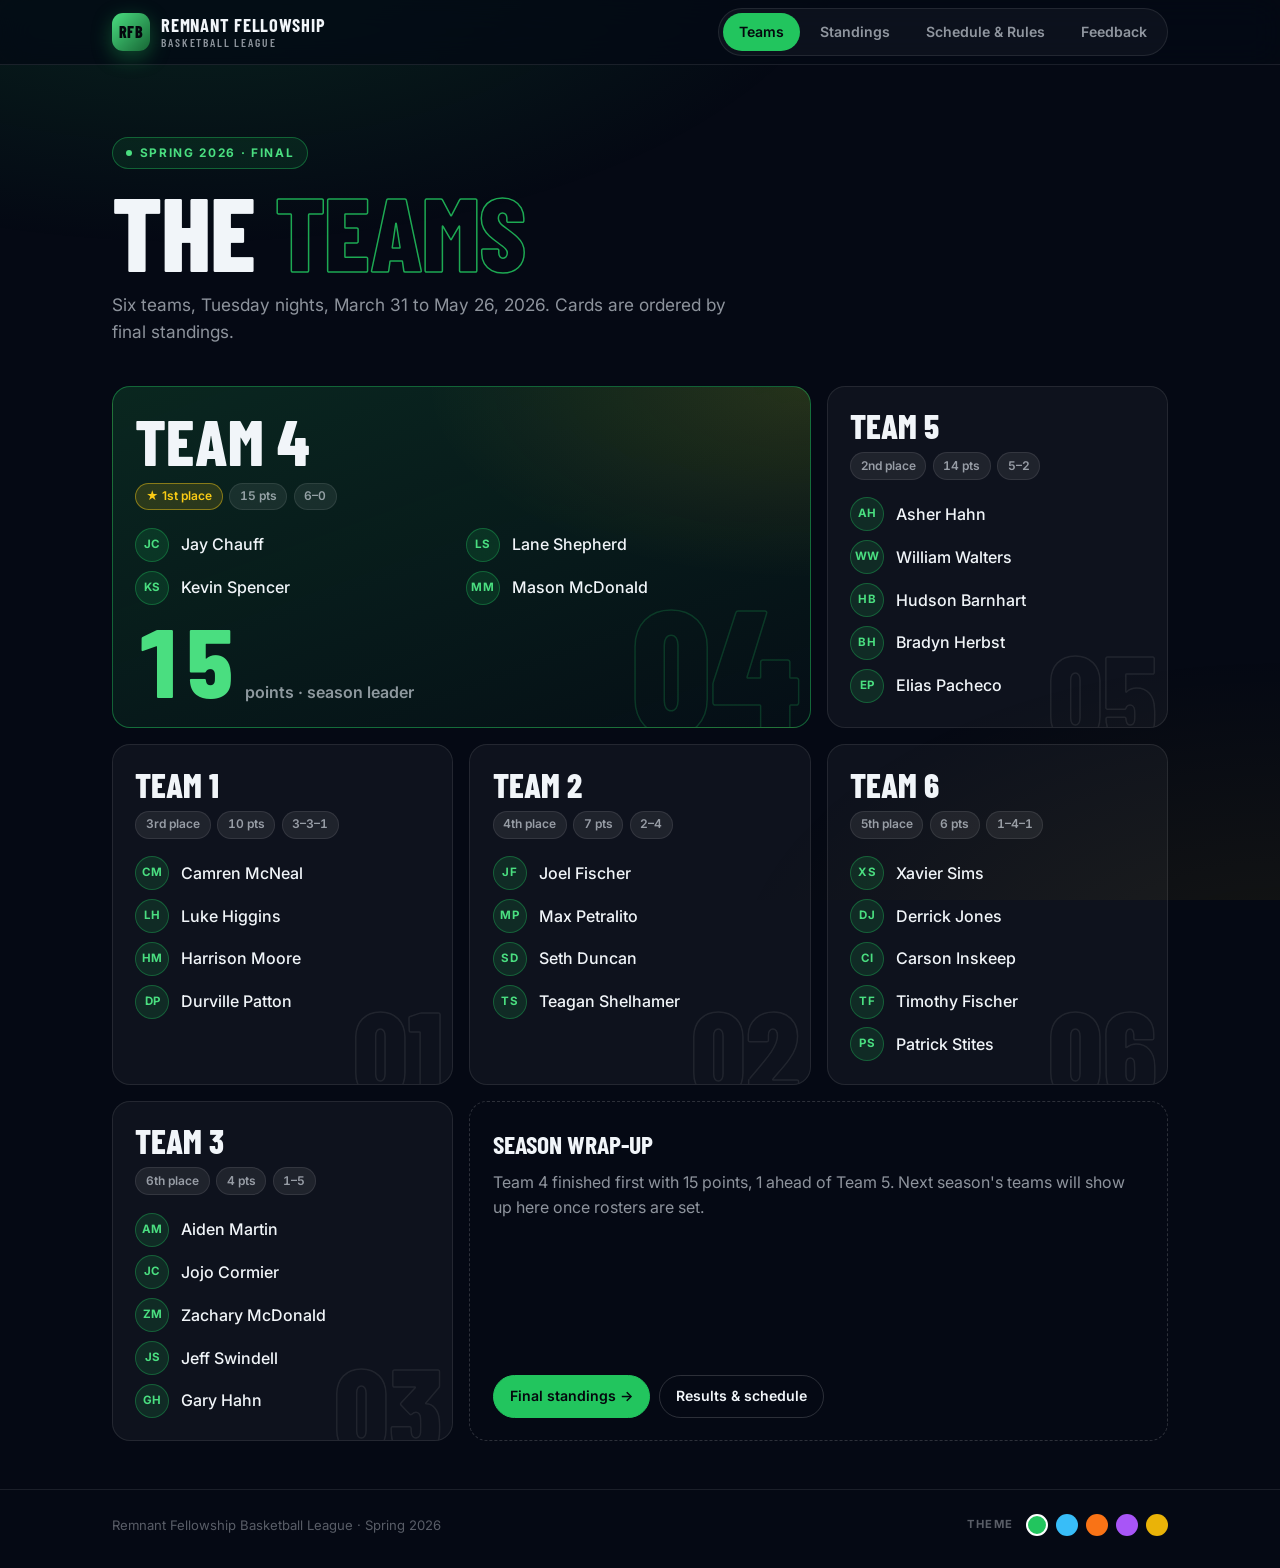
<file: index.html>
<!DOCTYPE html>
<html lang="en">
<head>
  <meta charset="UTF-8" />
  <title>Teams · RF Basketball</title>
  <meta name="viewport" content="width=device-width, initial-scale=1" />
  <meta name="description" content="Team rosters for the Remnant Fellowship Basketball League." />
  <link rel="stylesheet" href="styles.css" />
  <link rel="icon" href="/assets/images/favicon.ico">
</head>
<body>
  <header class="topbar">
    <div class="wrap">
      <a class="brand" href="index.html">
        <span class="brand-mark">RFB</span>
        <span class="brand-name">Remnant Fellowship<small>Basketball League</small></span>
      </a>
      <nav class="tabs" aria-label="Main">
        <a href="index.html" aria-current="page">Teams</a>
        <a href="standings.html">Standings</a>
        <a href="rules.html">Schedule<span class="long"> &amp; Rules</span></a>
        <a href="feedback.html">Feedback</a>
      </nav>
    </div>
  </header>

  <main class="wrap">
    <section class="hero">
      <span class="chip"><span class="dot"></span>Spring 2026 &middot; Final</span>
      <h1>The <span class="outline">Teams</span></h1>
      <p>Six teams, Tuesday nights, March 31 to May 26, 2026. Cards are ordered by final standings.</p>
    </section>

    <section class="section">
      <div class="bento" id="teams">
        <p class="status">Loading teams…</p>
      </div>
    </section>
  </main>

  <footer class="site-footer">
    <div class="wrap">
      <span>Remnant Fellowship Basketball League &middot; Spring 2026</span>
      <div class="theme-bar" id="theme-bar"></div>
    </div>
  </footer>

<script src="theme.js"></script>
<script src="league.js"></script>
<script>
  function glance(table) {
    const leaders = table.filter(r => r.rank === 1);
    const next = table.find(r => r.rank > 1);
    const names = leaders.map(r => `Team ${r.team}`).join(' and ');
    const gap = next ? leaders[0].pts - next.pts : 0;
    const summary = leaders.length > 1
      ? `${names} finished tied at the top with ${leaders[0].pts} points.`
      : `${names} finished first with ${leaders[0].pts} points${next ? `, ${gap} ahead of Team ${next.team}` : ''}.`;
    return `
      <aside class="glance">
        <div>
          <h2>Season wrap-up</h2>
          <p>${summary} Next season's teams will show up here once rosters are set.</p>
        </div>
        <div class="links">
          <a class="btn primary" href="standings.html">Final standings →</a>
          <a class="btn" href="rules.html">Results &amp; schedule</a>
        </div>
      </aside>`;
  }

  function renderTeams({ teams, table }) {
    const players = new Map(teams.map(t => [t.team, t.players]));
    const active = new URLSearchParams(location.search).get('team');

    document.getElementById('teams').innerHTML = table.map(r => {
      const leader = r.rank === 1;
      return `
        <article class="team-card${leader ? ' leader' : ''}${active === String(r.team) ? ' active' : ''}" id="team-${r.team}">
          <span class="watermark" aria-hidden="true">${String(r.team).padStart(2, '0')}</span>
          <header>
            <h2>Team ${r.team}</h2>
            <div class="team-meta">
              <span class="pill${leader ? ' gold' : ''}">${leader ? '★ ' : ''}${ordinal(r.rank)} place</span>
              <span class="pill num">${r.pts} pts</span>
              <span class="pill num">${r.w}–${r.l}${r.t ? `–${r.t}` : ''}</span>
            </div>
          </header>
          <ul class="roster">
            ${players.get(r.team).map(p => `<li><span class="avatar" aria-hidden="true">${initials(p)}</span>${p}</li>`).join('')}
          </ul>
          ${leader ? `<div class="leader-score"><strong class="num">${r.pts}</strong><span>points · season leader</span></div>` : ''}
        </article>`;
    }).join('') + glance(table);

    if (active) document.getElementById(`team-${active}`)?.scrollIntoView({ block: 'center' });
  }

  loadLeague().then(renderTeams).catch(() => showError(document.getElementById('teams'), 'teams'));
</script>
</body>
</html>
</file>
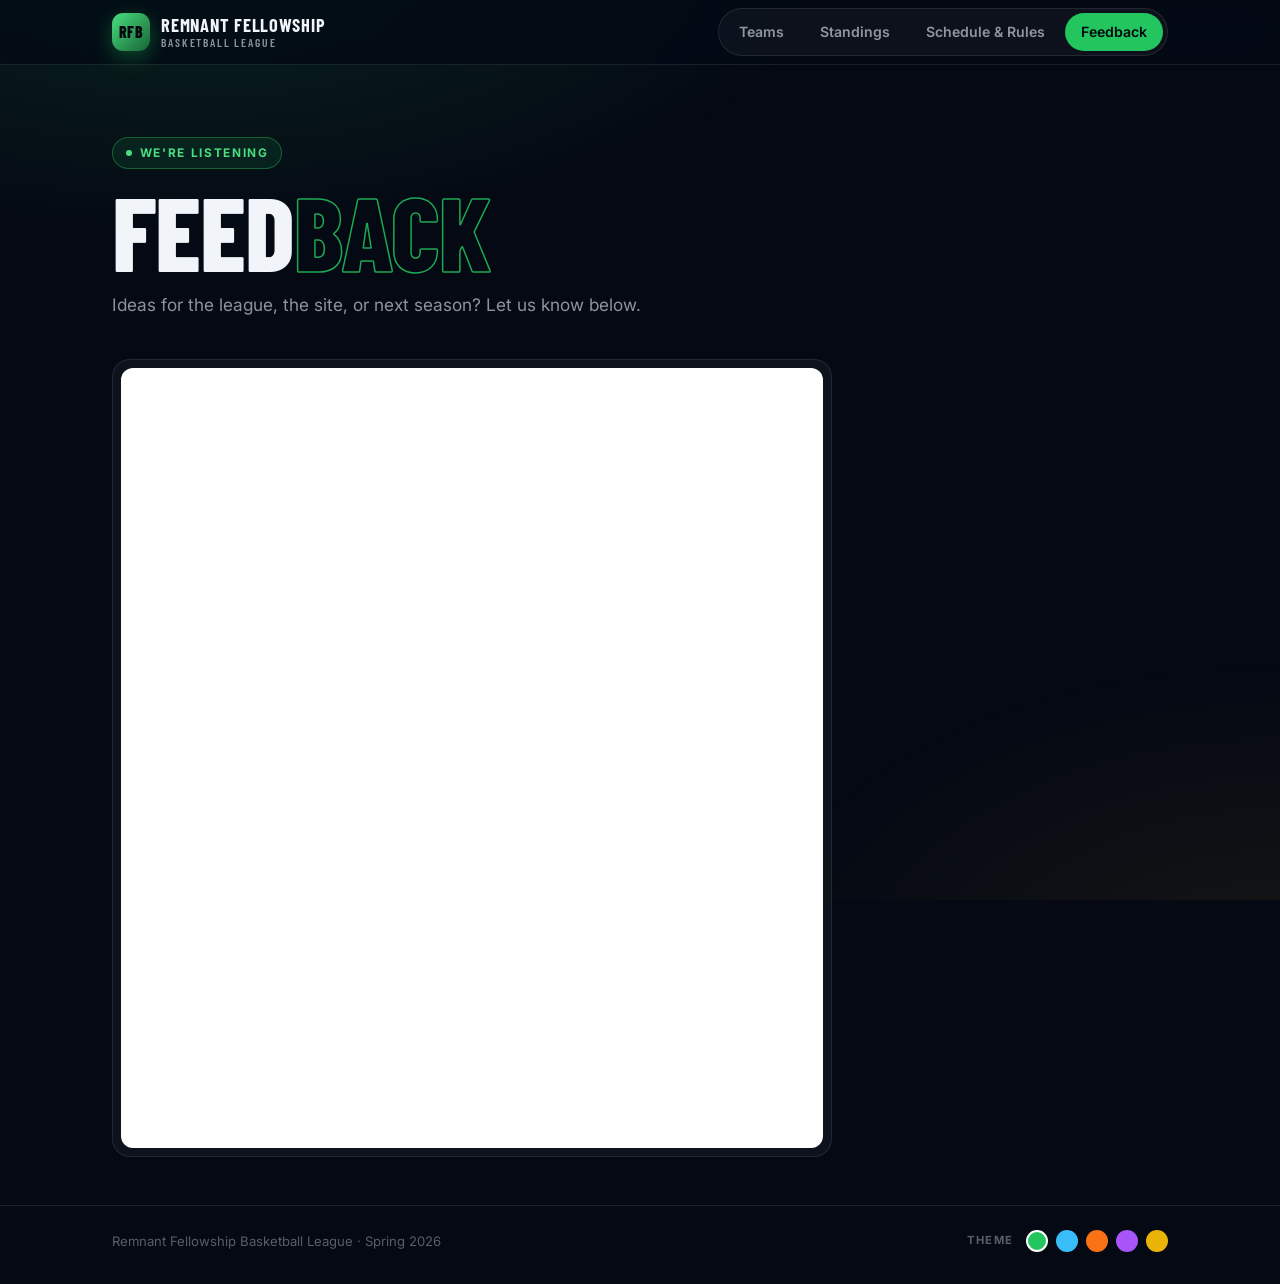
<file: feedback.html>
<!DOCTYPE html>
<html lang="en">
<head>
  <meta charset="UTF-8" />
  <title>Feedback · RF Basketball</title>
  <meta name="viewport" content="width=device-width, initial-scale=1" />
  <meta name="description" content="Share feedback and ideas for the Remnant Fellowship Basketball League." />
  <link rel="stylesheet" href="styles.css" />
  <link rel="icon" href="/assets/images/favicon.ico">
</head>
<body>
  <header class="topbar">
    <div class="wrap">
      <a class="brand" href="index.html">
        <span class="brand-mark">RFB</span>
        <span class="brand-name">Remnant Fellowship<small>Basketball League</small></span>
      </a>
      <nav class="tabs" aria-label="Main">
        <a href="index.html">Teams</a>
        <a href="standings.html">Standings</a>
        <a href="rules.html">Schedule<span class="long"> &amp; Rules</span></a>
        <a href="feedback.html" aria-current="page">Feedback</a>
      </nav>
    </div>
  </header>

  <main class="wrap">
    <section class="hero">
      <span class="chip"><span class="dot"></span>We're listening</span>
      <h1>Feed<span class="outline">back</span></h1>
      <p>Ideas for the league, the site, or next season? Let us know below.</p>
    </section>

    <section class="section">
      <div class="card form-card">
        <iframe
          src="https://docs.google.com/forms/d/e/1FAIpQLSdt7k_Hysk5aLP7TDP_mdPAn8jBSfSUnTsK_eyfnLsiM-9xsQ/viewform?embedded=true"
          title="League feedback form"
          loading="lazy">Loading…</iframe>
      </div>
    </section>
  </main>

  <footer class="site-footer">
    <div class="wrap">
      <span>Remnant Fellowship Basketball League &middot; Spring 2026</span>
      <div class="theme-bar" id="theme-bar"></div>
    </div>
  </footer>

<script src="theme.js"></script>
</body>
</html>
</file>
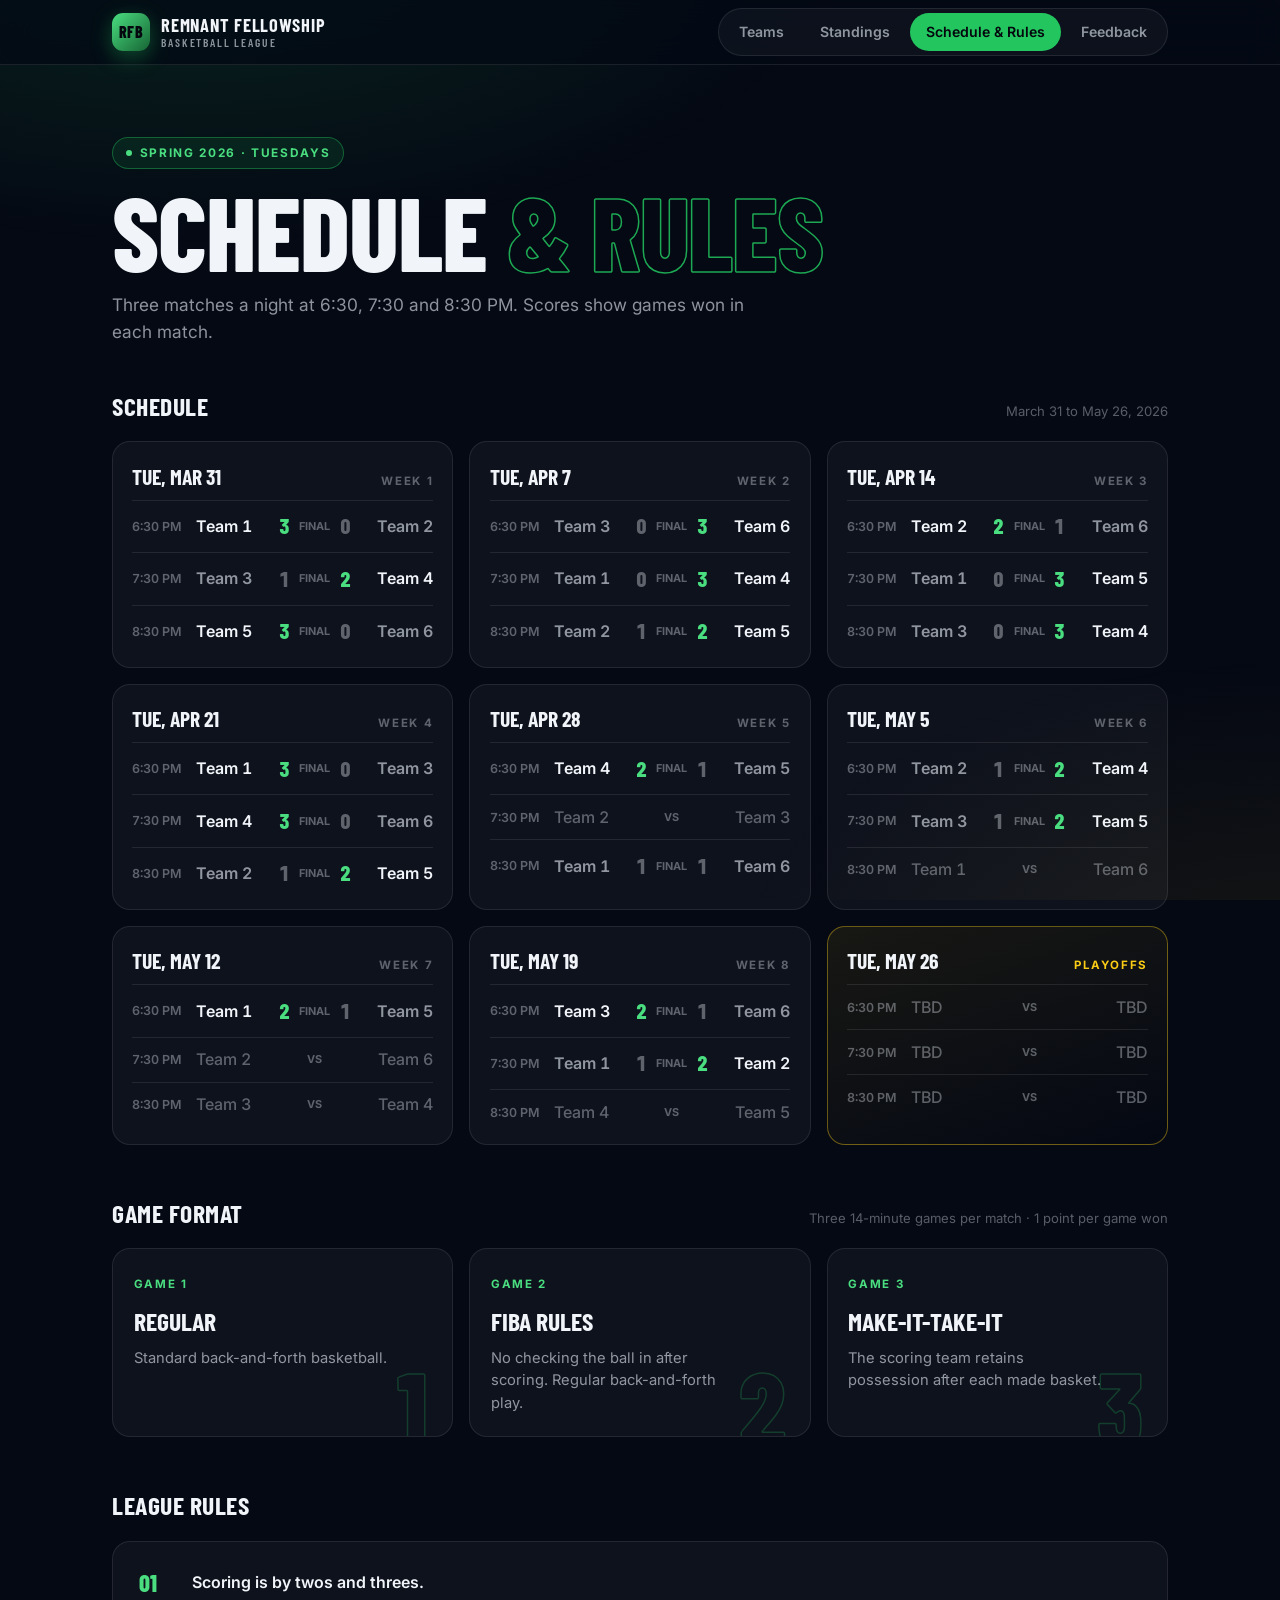
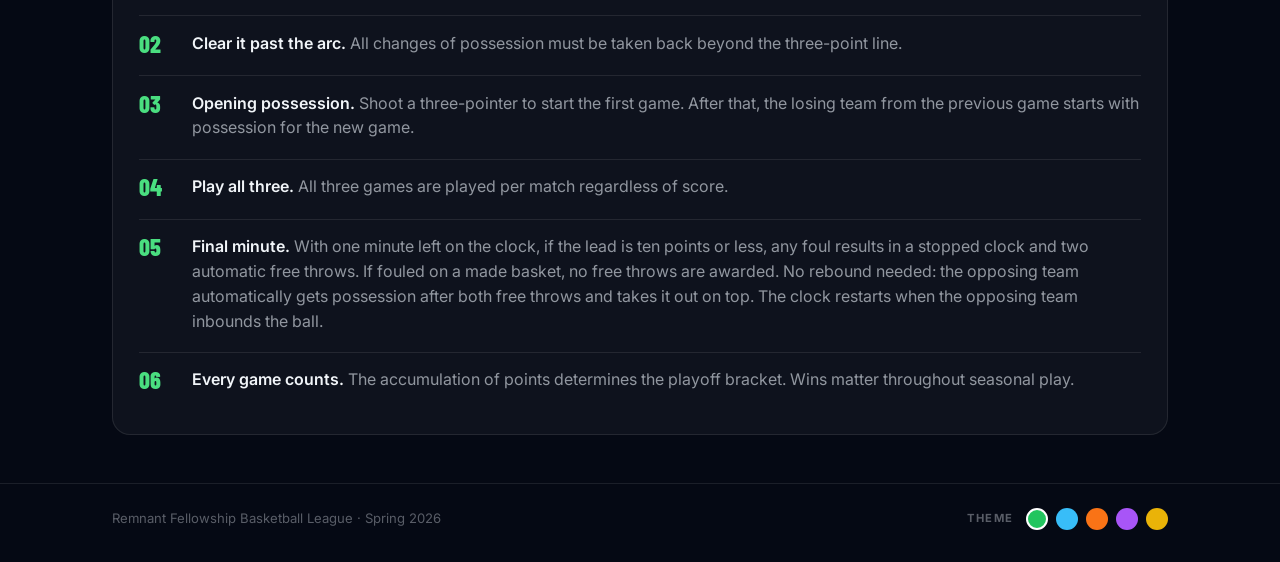
<file: rules.html>
<!DOCTYPE html>
<html lang="en">
<head>
  <meta charset="UTF-8" />
  <title>Schedule &amp; Rules · RF Basketball</title>
  <meta name="viewport" content="width=device-width, initial-scale=1" />
  <meta name="description" content="Season schedule, results, game format and rules for the Remnant Fellowship Basketball League." />
  <link rel="stylesheet" href="styles.css" />
  <link rel="icon" href="/assets/images/favicon.ico">
</head>
<body>
  <header class="topbar">
    <div class="wrap">
      <a class="brand" href="index.html">
        <span class="brand-mark">RFB</span>
        <span class="brand-name">Remnant Fellowship<small>Basketball League</small></span>
      </a>
      <nav class="tabs" aria-label="Main">
        <a href="index.html">Teams</a>
        <a href="standings.html">Standings</a>
        <a href="rules.html" aria-current="page">Schedule<span class="long"> &amp; Rules</span></a>
        <a href="feedback.html">Feedback</a>
      </nav>
    </div>
  </header>

  <main class="wrap">
    <section class="hero">
      <span class="chip"><span class="dot"></span>Spring 2026 &middot; Tuesdays</span>
      <h1>Schedule <span class="outline">&amp; Rules</span></h1>
      <p>Three matches a night at 6:30, 7:30 and 8:30 PM. Scores show games won in each match.</p>
    </section>

    <section class="section">
      <div class="section-head">
        <h2>Schedule</h2>
        <p>March 31 to May 26, 2026</p>
      </div>
      <div class="weeks" id="weeks">
        <p class="status">Loading schedule…</p>
      </div>
    </section>

    <section class="section">
      <div class="section-head">
        <h2>Game Format</h2>
        <p>Three 14-minute games per match &middot; 1 point per game won</p>
      </div>
      <div class="format-grid">
        <div class="format">
          <span class="big" aria-hidden="true">1</span>
          <span>Game 1</span>
          <h3>Regular</h3>
          <p>Standard back-and-forth basketball.</p>
        </div>
        <div class="format">
          <span class="big" aria-hidden="true">2</span>
          <span>Game 2</span>
          <h3>FIBA Rules</h3>
          <p>No checking the ball in after scoring. Regular back-and-forth play.</p>
        </div>
        <div class="format">
          <span class="big" aria-hidden="true">3</span>
          <span>Game 3</span>
          <h3>Make-It-Take-It</h3>
          <p>The scoring team retains possession after each made basket.</p>
        </div>
      </div>
    </section>

    <section class="section">
      <div class="section-head">
        <h2>League Rules</h2>
      </div>
      <div class="card">
        <ol class="rules">
          <li><span><strong>Scoring is by twos and threes.</strong></span></li>
          <li><span><strong>Clear it past the arc.</strong> All changes of possession must be taken back beyond the three-point line.</span></li>
          <li><span><strong>Opening possession.</strong> Shoot a three-pointer to start the first game. After that, the losing team from the previous game starts with possession for the new game.</span></li>
          <li><span><strong>Play all three.</strong> All three games are played per match regardless of score.</span></li>
          <li><span><strong>Final minute.</strong> With one minute left on the clock, if the lead is ten points or less, any foul results in a stopped clock and two automatic free throws. If fouled on a made basket, no free throws are awarded. No rebound needed: the opposing team automatically gets possession after both free throws and takes it out on top. The clock restarts when the opposing team inbounds the ball.</span></li>
          <li><span><strong>Every game counts.</strong> The accumulation of points determines the playoff bracket. Wins matter throughout seasonal play.</span></li>
        </ol>
      </div>
    </section>
  </main>

  <footer class="site-footer">
    <div class="wrap">
      <span>Remnant Fellowship Basketball League &middot; Spring 2026</span>
      <div class="theme-bar" id="theme-bar"></div>
    </div>
  </footer>

<script src="theme.js"></script>
<script src="league.js"></script>
<script>
  function side(team, wins, won, right) {
    return `<span class="side${right ? ' right' : ''}${won ? ' won' : ''}">Team ${team}<em>${wins ?? ''}</em></span>`;
  }

  function renderGame(g) {
    const time = `<time>${g.time} PM</time>`;
    if (g.teamA == null || g.teamB == null) {
      return `<div class="game tbd">${time}<span class="side">TBD</span><span class="vs">VS</span><span class="side right">TBD</span></div>`;
    }
    const done = isPlayed(g);
    return `<div class="game${done ? '' : ' tbd'}">${time}`
      + side(g.teamA, g.winsA, done && g.winsA > g.winsB, false)
      + `<span class="vs">${done ? 'FINAL' : 'VS'}</span>`
      + side(g.teamB, g.winsB, done && g.winsB > g.winsA, true)
      + '</div>';
  }

  function renderSchedule({ games }) {
    const weeks = [];
    games.forEach(g => {
      const last = weeks.at(-1);
      if (last && last.date === g.date) last.games.push(g);
      else weeks.push({ date: g.date, games: [g] });
    });

    document.getElementById('weeks').innerHTML = weeks.map((w, i) => {
      const playoffs = w.games.every(g => g.teamA == null);
      return `
        <article class="week${playoffs ? ' playoffs' : ''}">
          <div class="week-head">
            <h3>${formatDate(w.date, { weekday: 'short', month: 'short', day: 'numeric' })}</h3>
            <span>${playoffs ? 'Playoffs' : `Week ${i + 1}`}</span>
          </div>
          ${w.games.map(renderGame).join('')}
        </article>`;
    }).join('');
  }

  loadLeague().then(renderSchedule).catch(() => showError(document.getElementById('weeks'), 'the schedule'));
</script>
</body>
</html>
</file>
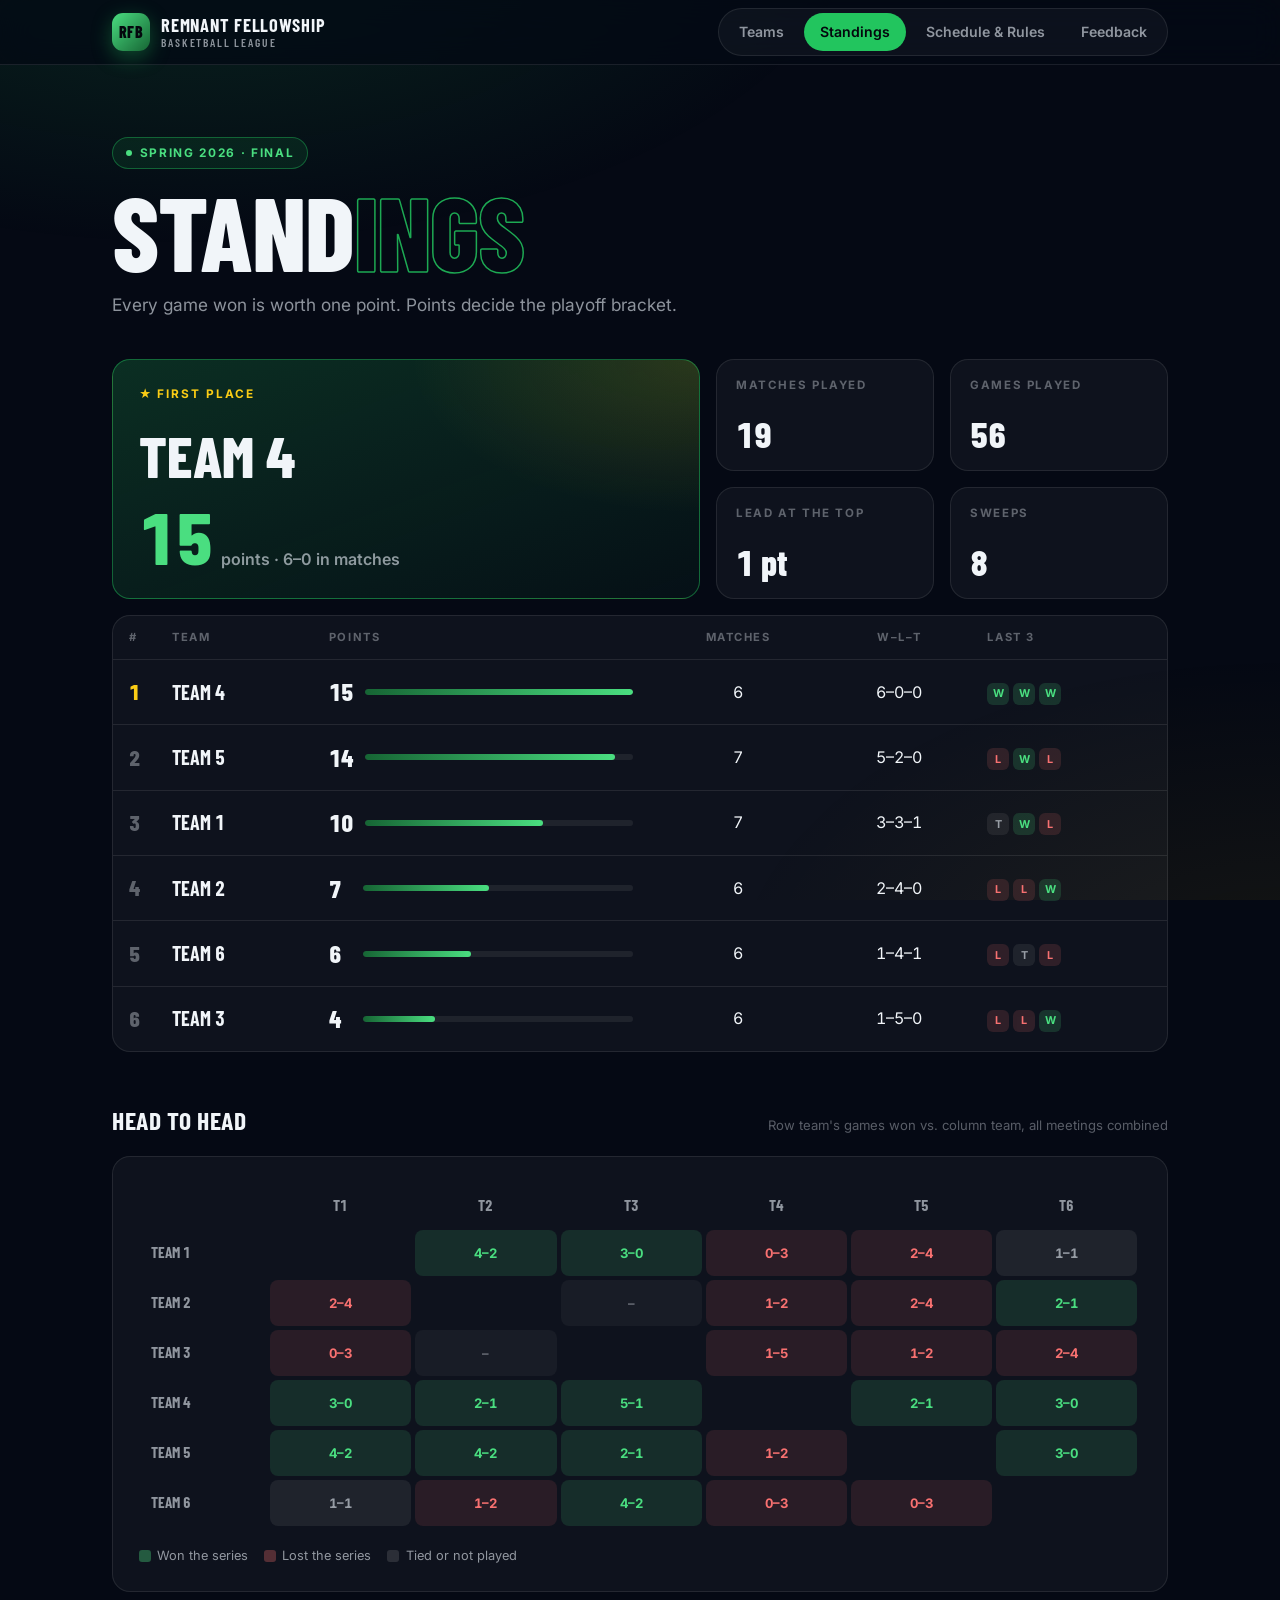
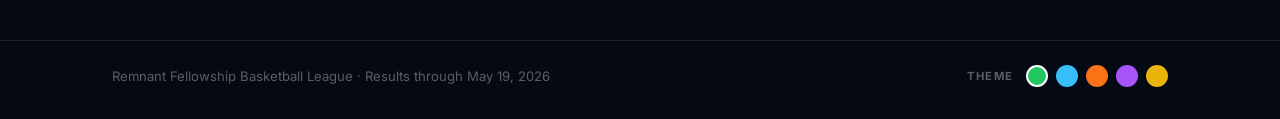
<file: standings.html>
<!DOCTYPE html>
<html lang="en">
<head>
  <meta charset="UTF-8" />
  <title>Standings · RF Basketball</title>
  <meta name="viewport" content="width=device-width, initial-scale=1" />
  <meta name="description" content="Standings and head-to-head results for the Remnant Fellowship Basketball League." />
  <link rel="stylesheet" href="styles.css" />
  <link rel="icon" href="/assets/images/favicon.ico">
</head>
<body>
  <header class="topbar">
    <div class="wrap">
      <a class="brand" href="index.html">
        <span class="brand-mark">RFB</span>
        <span class="brand-name">Remnant Fellowship<small>Basketball League</small></span>
      </a>
      <nav class="tabs" aria-label="Main">
        <a href="index.html">Teams</a>
        <a href="standings.html" aria-current="page">Standings</a>
        <a href="rules.html">Schedule<span class="long"> &amp; Rules</span></a>
        <a href="feedback.html">Feedback</a>
      </nav>
    </div>
  </header>

  <main class="wrap">
    <section class="hero">
      <span class="chip"><span class="dot"></span>Spring 2026 &middot; Final</span>
      <h1>Stand<span class="outline">ings</span></h1>
      <p>Every game won is worth one point. Points decide the playoff bracket.</p>
    </section>

    <section class="section">
      <div class="spotlight" id="spotlight"></div>
      <div class="table-wrap">
        <table class="standings-table">
          <thead>
            <tr>
              <th>#</th>
              <th>Team</th>
              <th>Points</th>
              <th class="c hide-sm">Matches</th>
              <th class="c">W–L–T</th>
              <th>Last 3</th>
            </tr>
          </thead>
          <tbody id="table">
            <tr><td colspan="6" class="status">Loading standings…</td></tr>
          </tbody>
        </table>
      </div>
    </section>

    <section class="section">
      <div class="section-head">
        <h2>Head to Head</h2>
        <p>Row team's games won vs. column team, all meetings combined</p>
      </div>
      <div class="card matrix-wrap">
        <table class="matrix">
          <thead id="matrix-head"></thead>
          <tbody id="matrix-body"></tbody>
        </table>
        <div class="legend">
          <span><i style="background:rgba(74,222,128,.35)"></i>Won the series</span>
          <span><i style="background:rgba(248,113,113,.3)"></i>Lost the series</span>
          <span><i style="background:rgba(255,255,255,.12)"></i>Tied or not played</span>
        </div>
      </div>
    </section>
  </main>

  <footer class="site-footer">
    <div class="wrap">
      <span id="updated">Remnant Fellowship Basketball League &middot; Spring 2026</span>
      <div class="theme-bar" id="theme-bar"></div>
    </div>
  </footer>

<script src="theme.js"></script>
<script src="league.js"></script>
<script>
  function renderSpotlight(table, games) {
    const played = games.filter(isPlayed);
    const [first, second] = table;
    const leaders = table.filter(r => r.rank === 1);
    const gamesWon = played.reduce((n, g) => n + g.winsA + g.winsB, 0);
    const sweeps = played.filter(g => Math.min(g.winsA, g.winsB) === 0).length;
    const lead = second ? first.pts - second.pts : 0;

    document.getElementById('spotlight').innerHTML = `
      <a class="spot-main" href="index.html?team=${first.team}">
        <span class="spot-label">★ ${leaders.length > 1 ? 'Tied for first' : 'First place'}</span>
        <span class="spot-team">${leaders.map(r => `Team ${r.team}`).join(' & ')}</span>
        <span class="spot-pts"><strong class="num">${first.pts}</strong><span>points · ${first.w}–${first.l}${first.t ? `–${first.t}` : ''} in matches</span></span>
      </a>
      <div class="stat-tiles">
        <div class="stat"><span>Matches played</span><strong class="num">${played.length}</strong></div>
        <div class="stat"><span>Games played</span><strong class="num">${gamesWon}</strong></div>
        <div class="stat"><span>Lead at the top</span><strong class="num">${lead} ${lead === 1 ? 'pt' : 'pts'}</strong></div>
        <div class="stat"><span>Sweeps</span><strong class="num">${sweeps}</strong></div>
      </div>`;
  }

  function renderTable(table) {
    const max = Math.max(1, ...table.map(r => r.pts));
    document.getElementById('table').innerHTML = table.map(r => `
      <tr class="${r.rank === 1 ? 'is-top' : ''}">
        <td class="rank">${r.rank}</td>
        <td><a class="team-link" href="index.html?team=${r.team}">Team ${r.team}</a></td>
        <td><div class="pts-cell"><strong>${r.pts}</strong><span class="bar hide-sm"><i style="width:${(r.pts / max) * 100}%"></i></span></div></td>
        <td class="c hide-sm">${r.played}</td>
        <td class="c">${r.w}–${r.l}–${r.t}</td>
        <td><span class="form">${r.form.slice(-3).map(f => `<b class="${f}">${f.toUpperCase()}</b>`).join('')}</span></td>
      </tr>`).join('');
  }

  function renderMatrix(teams, games) {
    const ids = teams.map(t => t.team).sort((a, b) => a - b);
    const h2h = {};
    games.filter(isPlayed).forEach(g => {
      const ab = (h2h[`${g.teamA}-${g.teamB}`] ??= { mine: 0, theirs: 0 });
      const ba = (h2h[`${g.teamB}-${g.teamA}`] ??= { mine: 0, theirs: 0 });
      ab.mine += g.winsA; ab.theirs += g.winsB;
      ba.mine += g.winsB; ba.theirs += g.winsA;
    });

    document.getElementById('matrix-head').innerHTML =
      `<tr><th></th>${ids.map(id => `<th>T${id}</th>`).join('')}</tr>`;
    document.getElementById('matrix-body').innerHTML = ids.map(row => `
      <tr><th scope="row">Team ${row}</th>${ids.map(col => {
        if (row === col) return '<td class="self"></td>';
        const r = h2h[`${row}-${col}`];
        if (!r) return '<td>–</td>';
        const cls = r.mine > r.theirs ? 'w' : r.mine < r.theirs ? 'l' : 't';
        return `<td class="${cls}">${r.mine}–${r.theirs}</td>`;
      }).join('')}</tr>`).join('');
  }

  loadLeague().then(({ teams, games, table }) => {
    renderSpotlight(table, games);
    renderTable(table);
    renderMatrix(teams, games);
    const last = games.filter(isPlayed).at(-1);
    if (last) {
      document.getElementById('updated').textContent =
        `Remnant Fellowship Basketball League · Results through ${formatDate(last.date, { month: 'long', day: 'numeric', year: 'numeric' })}`;
    }
  }).catch(() => showError(document.getElementById('spotlight'), 'standings'));
</script>
</body>
</html>
</file>
<file: styles.css>
@import url('https://fonts.googleapis.com/css2?family=Inter:wght@400;500;600;700&family=Barlow+Condensed:wght@500;600;700;800&display=swap');

/* ─── Design Tokens ─────────────────────────────────────────────── */
/* --primary*, --accent, --bg-base and the *-rgb values are overridden
   at runtime by theme.js. */
:root {
  --primary:        #22c55e;
  --primary-light:  #4ade80;
  --primary-dark:   #166534;
  --primary-rgb:    34, 197, 94;
  --accent:         #facc15;
  --accent-rgb:     250, 204, 21;
  --bg-base:        #050914;

  --surface:        rgba(255, 255, 255, 0.04);
  --surface-2:      rgba(255, 255, 255, 0.07);
  --border:         rgba(255, 255, 255, 0.09);
  --border-strong:  rgba(255, 255, 255, 0.16);

  --text:           #f1f5f9;
  --text-muted:     rgba(226, 232, 240, 0.62);
  --text-faint:     rgba(226, 232, 240, 0.38);

  --win:            #4ade80;
  --loss:           #f87171;

  --font-display:   'Barlow Condensed', 'Arial Narrow', sans-serif;
  --font-body:      'Inter', system-ui, -apple-system, sans-serif;

  --radius:         18px;
  --radius-sm:      10px;
  --gutter:         clamp(16px, 4vw, 32px);
  --max:            1120px;
}

/* ─── Reset & Base ──────────────────────────────────────────────── */
*, *::before, *::after { box-sizing: border-box; margin: 0; padding: 0; }

html { scroll-behavior: smooth; -webkit-text-size-adjust: 100%; }

body {
  min-height: 100vh;
  font-family: var(--font-body);
  font-size: 16px;
  line-height: 1.55;
  color: var(--text);
  background: var(--bg-base);
  -webkit-font-smoothing: antialiased;
}

body::before {
  content: '';
  position: fixed;
  inset: 0;
  z-index: -1;
  pointer-events: none;
  background:
    radial-gradient(60rem 30rem at 15% -10%, rgba(var(--primary-rgb), 0.16), transparent 70%),
    radial-gradient(50rem 30rem at 100% 110%, rgba(var(--accent-rgb), 0.07), transparent 70%);
}

a { color: inherit; }

:focus-visible {
  outline: 2px solid var(--primary-light);
  outline-offset: 3px;
  border-radius: 6px;
}

.wrap {
  width: 100%;
  max-width: var(--max);
  margin: 0 auto;
  padding: 0 var(--gutter);
}

.num { font-variant-numeric: tabular-nums; }

/* ─── Top Bar ───────────────────────────────────────────────────── */
.topbar {
  position: sticky;
  top: 0;
  z-index: 10;
  background: color-mix(in srgb, var(--bg-base) 78%, transparent);
  backdrop-filter: blur(16px) saturate(140%);
  -webkit-backdrop-filter: blur(16px) saturate(140%);
  border-bottom: 1px solid var(--border);
}

.topbar .wrap {
  display: flex;
  align-items: center;
  justify-content: space-between;
  gap: 1rem;
  min-height: 64px;
}

.brand {
  display: flex;
  align-items: center;
  gap: 0.7rem;
  text-decoration: none;
  flex-shrink: 0;
}

.brand-mark {
  display: grid;
  place-items: center;
  width: 38px;
  height: 38px;
  border-radius: 11px;
  background: linear-gradient(135deg, var(--primary-light), var(--primary-dark));
  color: #04070d;
  font-family: var(--font-display);
  font-weight: 800;
  font-size: 1rem;
  letter-spacing: 0.02em;
  box-shadow: 0 6px 20px rgba(var(--primary-rgb), 0.35);
}

.brand-name {
  font-family: var(--font-display);
  font-weight: 700;
  font-size: 1.15rem;
  letter-spacing: 0.04em;
  text-transform: uppercase;
  line-height: 1.05;
}

.brand-name small {
  display: block;
  font-size: 0.72rem;
  font-weight: 600;
  letter-spacing: 0.16em;
  color: var(--text-muted);
}

.tabs {
  display: flex;
  gap: 0.25rem;
  padding: 4px;
  background: var(--surface);
  border: 1px solid var(--border);
  border-radius: 999px;
  overflow-x: auto;
  scrollbar-width: none;
}

.tabs::-webkit-scrollbar { display: none; }

.tabs a {
  flex-shrink: 0;
  padding: 0.5rem 1rem;
  border-radius: 999px;
  font-size: 0.88rem;
  font-weight: 600;
  color: var(--text-muted);
  text-decoration: none;
  white-space: nowrap;
  transition: color 0.15s, background 0.15s;
}

.tabs a:hover { color: var(--text); background: var(--surface-2); }

.tabs a[aria-current="page"] {
  color: #04070d;
  background: var(--primary);
}

@media (max-width: 760px) {
  .topbar .wrap {
    flex-direction: column;
    align-items: stretch;
    gap: 0.6rem;
    padding-top: 0.7rem;
    padding-bottom: 0.7rem;
  }
  .tabs a { flex: 1 0 auto; text-align: center; padding: 0.5rem 0.7rem; font-size: 0.84rem; }
  .tabs .long { display: none; }
}

/* ─── Page Hero ─────────────────────────────────────────────────── */
.hero {
  padding: clamp(2.5rem, 7vw, 4.5rem) 0 clamp(1.75rem, 4vw, 2.5rem);
}

.chip {
  display: inline-flex;
  align-items: center;
  gap: 0.5rem;
  padding: 0.35rem 0.8rem;
  border-radius: 999px;
  border: 1px solid rgba(var(--primary-rgb), 0.4);
  background: rgba(var(--primary-rgb), 0.1);
  color: var(--primary-light);
  font-size: 0.74rem;
  font-weight: 700;
  letter-spacing: 0.14em;
  text-transform: uppercase;
}

.chip .dot {
  width: 6px;
  height: 6px;
  border-radius: 50%;
  background: currentColor;
}

.hero h1 {
  margin-top: 1rem;
  font-family: var(--font-display);
  font-weight: 800;
  font-size: clamp(3.2rem, 11vw, 6.5rem);
  line-height: 0.88;
  letter-spacing: -0.01em;
  text-transform: uppercase;
}

.hero h1 .outline {
  color: transparent;
  -webkit-text-stroke: 1.5px rgba(var(--primary-rgb), 0.85);
}

.hero p {
  margin-top: 1rem;
  max-width: 40rem;
  color: var(--text-muted);
  font-size: clamp(0.98rem, 2vw, 1.08rem);
}

/* ─── Sections & Cards ──────────────────────────────────────────── */
.section { margin-bottom: clamp(2rem, 5vw, 3rem); }

.section-head {
  display: flex;
  align-items: baseline;
  justify-content: space-between;
  gap: 1rem;
  margin-bottom: 1rem;
}

.section-head h2 {
  font-family: var(--font-display);
  font-weight: 700;
  font-size: 1.6rem;
  letter-spacing: 0.02em;
  text-transform: uppercase;
}

.section-head p {
  color: var(--text-faint);
  font-size: 0.82rem;
}

.card {
  background: var(--surface);
  border: 1px solid var(--border);
  border-radius: var(--radius);
  padding: clamp(1.1rem, 3vw, 1.6rem);
}

.status {
  grid-column: 1 / -1;
  padding: 2rem;
  text-align: center;
  color: var(--text-muted);
}

.status.error { color: var(--loss); }

/* ─── Teams (bento) ─────────────────────────────────────────────── */
.bento {
  display: grid;
  grid-template-columns: repeat(3, minmax(0, 1fr));
  gap: 1rem;
}

.team-card {
  position: relative;
  overflow: hidden;
  display: flex;
  flex-direction: column;
  gap: 1.1rem;
  background: var(--surface);
  border: 1px solid var(--border);
  border-radius: var(--radius);
  padding: 1.4rem;
  scroll-margin-top: 140px;
  transition: border-color 0.2s, transform 0.2s;
}

.team-card:hover { border-color: var(--border-strong); transform: translateY(-2px); }

.team-card .watermark {
  position: absolute;
  right: 0.6rem;
  bottom: -1.6rem;
  font-family: var(--font-display);
  font-weight: 800;
  font-size: 7.5rem;
  line-height: 1;
  color: transparent;
  -webkit-text-stroke: 1.5px rgba(255, 255, 255, 0.08);
  pointer-events: none;
  user-select: none;
}

.team-card header { position: relative; }

.team-card h2 {
  font-family: var(--font-display);
  font-weight: 800;
  font-size: 2.1rem;
  line-height: 1;
  text-transform: uppercase;
}

.team-meta {
  display: flex;
  flex-wrap: wrap;
  gap: 0.4rem;
  margin-top: 0.6rem;
}

.pill {
  display: inline-flex;
  align-items: center;
  gap: 0.35rem;
  padding: 0.22rem 0.6rem;
  border-radius: 999px;
  background: var(--surface-2);
  border: 1px solid var(--border);
  font-size: 0.75rem;
  font-weight: 600;
  color: var(--text-muted);
}

.pill.gold {
  background: rgba(var(--accent-rgb), 0.14);
  border-color: rgba(var(--accent-rgb), 0.45);
  color: var(--accent);
}

.roster {
  position: relative;
  list-style: none;
  display: grid;
  gap: 0.55rem;
}

.roster li {
  display: flex;
  align-items: center;
  gap: 0.75rem;
  font-weight: 500;
}

.avatar {
  display: grid;
  place-items: center;
  flex-shrink: 0;
  width: 34px;
  height: 34px;
  border-radius: 50%;
  background: rgba(var(--primary-rgb), 0.14);
  border: 1px solid rgba(var(--primary-rgb), 0.35);
  color: var(--primary-light);
  font-size: 0.72rem;
  font-weight: 700;
  letter-spacing: 0.03em;
}

.team-card.leader {
  grid-column: span 2;
  background:
    radial-gradient(40rem 20rem at 100% 0%, rgba(var(--accent-rgb), 0.12), transparent 60%),
    linear-gradient(160deg, rgba(var(--primary-rgb), 0.16), rgba(var(--primary-rgb), 0.03));
  border-color: rgba(var(--primary-rgb), 0.45);
}

.team-card.leader .watermark {
  font-size: 11rem;
  -webkit-text-stroke-color: rgba(var(--primary-rgb), 0.22);
}

.team-card.leader h2 { font-size: clamp(2.8rem, 6vw, 4rem); }

.leader-score {
  position: relative;
  display: flex;
  align-items: baseline;
  gap: 0.6rem;
  margin-top: auto;
}

.leader-score strong {
  font-family: var(--font-display);
  font-weight: 800;
  font-size: clamp(4rem, 10vw, 6rem);
  line-height: 0.8;
  color: var(--primary-light);
}

.leader-score span { color: var(--text-muted); font-weight: 600; }

.team-card.leader .roster { grid-template-columns: repeat(2, minmax(0, 1fr)); }

.team-card.active {
  border-color: var(--primary);
  box-shadow: 0 0 0 3px rgba(var(--primary-rgb), 0.25);
}


.glance {
  grid-column: span 2;
  display: flex;
  flex-direction: column;
  justify-content: space-between;
  gap: 1.25rem;
  padding: 1.4rem;
  border-radius: var(--radius);
  border: 1px dashed var(--border-strong);
}

.glance h2 {
  font-family: var(--font-display);
  font-weight: 700;
  font-size: 1.6rem;
  text-transform: uppercase;
}

.glance p { margin-top: 0.4rem; color: var(--text-muted); }

.links { display: flex; flex-wrap: wrap; gap: 0.6rem; }

.btn {
  display: inline-flex;
  align-items: center;
  gap: 0.4rem;
  padding: 0.6rem 1rem;
  border-radius: 999px;
  border: 1px solid var(--border-strong);
  font-size: 0.88rem;
  font-weight: 600;
  text-decoration: none;
  transition: background 0.15s, border-color 0.15s;
}

.btn:hover { background: var(--surface-2); }

.btn.primary {
  background: var(--primary);
  border-color: var(--primary);
  color: #04070d;
}

.btn.primary:hover { background: var(--primary-light); }

/* Breakpoints come after .glance so they override its span. */
@media (max-width: 900px) {
  .bento { grid-template-columns: repeat(2, minmax(0, 1fr)); }
  .glance { grid-column: auto; }
}

@media (max-width: 600px) {
  .bento { grid-template-columns: minmax(0, 1fr); }
  .team-card.leader,
  .glance { grid-column: auto; }
  .team-card.leader .roster { grid-template-columns: 1fr; }
}

/* ─── Standings ─────────────────────────────────────────────────── */
.spotlight {
  display: grid;
  grid-template-columns: 1.3fr 1fr;
  gap: 1rem;
  margin-bottom: 1rem;
}

.spot-main {
  position: relative;
  overflow: hidden;
  display: flex;
  flex-direction: column;
  justify-content: space-between;
  gap: 1.5rem;
  min-height: 220px;
  padding: 1.6rem;
  border-radius: var(--radius);
  border: 1px solid rgba(var(--primary-rgb), 0.45);
  background:
    radial-gradient(30rem 16rem at 100% 0%, rgba(var(--accent-rgb), 0.14), transparent 60%),
    linear-gradient(160deg, rgba(var(--primary-rgb), 0.2), rgba(var(--primary-rgb), 0.04));
  text-decoration: none;
}

.spot-label {
  font-size: 0.74rem;
  font-weight: 700;
  letter-spacing: 0.16em;
  text-transform: uppercase;
  color: var(--accent);
}

.spot-team {
  font-family: var(--font-display);
  font-weight: 800;
  font-size: clamp(2.6rem, 7vw, 3.6rem);
  line-height: 0.95;
  text-transform: uppercase;
}

.spot-pts {
  display: flex;
  align-items: baseline;
  gap: 0.5rem;
}

.spot-pts strong {
  font-family: var(--font-display);
  font-weight: 800;
  font-size: 4.5rem;
  line-height: 0.85;
  color: var(--primary-light);
}

.spot-pts span { color: var(--text-muted); font-weight: 600; }

.stat-tiles {
  display: grid;
  grid-template-columns: repeat(2, minmax(0, 1fr));
  gap: 1rem;
}

.stat {
  display: flex;
  flex-direction: column;
  justify-content: space-between;
  gap: 0.75rem;
  padding: 1.1rem 1.2rem;
  border-radius: var(--radius);
  background: var(--surface);
  border: 1px solid var(--border);
}

.stat span {
  font-size: 0.72rem;
  font-weight: 700;
  letter-spacing: 0.14em;
  text-transform: uppercase;
  color: var(--text-faint);
}

.stat strong {
  font-family: var(--font-display);
  font-weight: 800;
  font-size: 2.2rem;
  line-height: 1;
}

@media (max-width: 760px) {
  .spotlight { grid-template-columns: 1fr; }
}

.table-wrap {
  overflow-x: auto;
  border-radius: var(--radius);
  border: 1px solid var(--border);
  background: var(--surface);
}

.standings-table {
  width: 100%;
  border-collapse: collapse;
  font-variant-numeric: tabular-nums;
}

.standings-table th {
  padding: 0.8rem 1rem;
  font-size: 0.7rem;
  font-weight: 700;
  letter-spacing: 0.14em;
  text-transform: uppercase;
  color: var(--text-faint);
  text-align: left;
  border-bottom: 1px solid var(--border);
  white-space: nowrap;
}

.standings-table td {
  padding: 0.85rem 1rem;
  border-bottom: 1px solid var(--border);
  white-space: nowrap;
}

.standings-table tr:last-child td { border-bottom: none; }

.standings-table tbody tr { transition: background 0.15s; }
.standings-table tbody tr:hover { background: var(--surface-2); }

.standings-table .c { text-align: center; }

.rank {
  font-family: var(--font-display);
  font-weight: 800;
  font-size: 1.35rem;
  color: var(--text-faint);
  width: 2.5rem;
}

.is-top .rank { color: var(--accent); }

.team-link {
  font-family: var(--font-display);
  font-weight: 700;
  font-size: 1.25rem;
  text-transform: uppercase;
  text-decoration: none;
}

.team-link:hover { color: var(--primary-light); }

.pts-cell {
  display: flex;
  align-items: center;
  gap: 0.75rem;
  min-width: 150px;
}

.pts-cell strong {
  font-family: var(--font-display);
  font-weight: 800;
  font-size: 1.5rem;
  min-width: 2ch;
}

.bar {
  flex: 1;
  height: 6px;
  border-radius: 999px;
  background: var(--surface-2);
  overflow: hidden;
}

.bar i {
  display: block;
  height: 100%;
  border-radius: inherit;
  background: linear-gradient(90deg, var(--primary-dark), var(--primary-light));
}

.form {
  display: inline-flex;
  gap: 4px;
}

.form b {
  display: grid;
  place-items: center;
  width: 22px;
  height: 22px;
  border-radius: 6px;
  font-size: 0.68rem;
  font-weight: 700;
  background: var(--surface-2);
  color: var(--text-muted);
}

.form b.w { background: rgba(74, 222, 128, 0.16); color: var(--win); }
.form b.l { background: rgba(248, 113, 113, 0.14); color: var(--loss); }

@media (max-width: 600px) {
  .standings-table .hide-sm { display: none; }
  .standings-table th, .standings-table td { padding: 0.75rem 0.6rem; }
  .pts-cell { min-width: 0; }
}

.matrix {
  width: 100%;
  border-collapse: separate;
  border-spacing: 4px;
  font-variant-numeric: tabular-nums;
}

.matrix th {
  padding: 0.5rem;
  font-family: var(--font-display);
  font-weight: 700;
  font-size: 0.95rem;
  color: var(--text-muted);
  text-transform: uppercase;
}

.matrix tbody th { text-align: left; white-space: nowrap; }

.matrix td {
  min-width: 64px;
  height: 46px;
  border-radius: 8px;
  text-align: center;
  font-size: 0.82rem;
  font-weight: 700;
  background: var(--surface);
  color: var(--text-faint);
}

.matrix td.self { background: transparent; }
.matrix td.w { background: rgba(74, 222, 128, 0.13); color: var(--win); }
.matrix td.l { background: rgba(248, 113, 113, 0.11); color: var(--loss); }
.matrix td.t { background: var(--surface-2); color: var(--text-muted); }

.matrix-wrap { overflow-x: auto; }

.legend {
  display: flex;
  flex-wrap: wrap;
  gap: 1rem;
  margin-top: 1rem;
  font-size: 0.8rem;
  color: var(--text-muted);
}

.legend span { display: inline-flex; align-items: center; gap: 0.4rem; }
.legend i { width: 12px; height: 12px; border-radius: 3px; }

/* ─── Schedule ──────────────────────────────────────────────────── */
.weeks {
  display: grid;
  grid-template-columns: repeat(auto-fill, minmax(320px, 1fr));
  gap: 1rem;
}

.week {
  background: var(--surface);
  border: 1px solid var(--border);
  border-radius: var(--radius);
  padding: 1.1rem 1.2rem 0.6rem;
}

.week-head {
  display: flex;
  align-items: baseline;
  justify-content: space-between;
  margin-bottom: 0.4rem;
}

.week-head h3 {
  font-family: var(--font-display);
  font-weight: 700;
  font-size: 1.35rem;
  text-transform: uppercase;
}

.week-head span {
  font-size: 0.72rem;
  font-weight: 700;
  letter-spacing: 0.14em;
  text-transform: uppercase;
  color: var(--text-faint);
}

.game {
  display: grid;
  grid-template-columns: 3.4rem 1fr auto 1fr;
  align-items: center;
  gap: 0.6rem;
  padding: 0.6rem 0;
  border-top: 1px solid var(--border);
  font-variant-numeric: tabular-nums;
}

.game time {
  font-size: 0.78rem;
  font-weight: 600;
  color: var(--text-faint);
}

.game .side {
  display: flex;
  align-items: center;
  justify-content: space-between;
  gap: 0.5rem;
  font-weight: 600;
  color: var(--text-muted);
}

.game .side.right { flex-direction: row-reverse; }

.game .side em {
  font-style: normal;
  font-family: var(--font-display);
  font-weight: 800;
  font-size: 1.3rem;
  color: var(--text-faint);
}

.game .side.won { color: var(--text); }
.game .side.won em { color: var(--primary-light); }

.game .vs {
  font-size: 0.68rem;
  font-weight: 700;
  color: var(--text-faint);
}

.game.tbd .side { color: var(--text-faint); font-weight: 500; }

.week.playoffs {
  border-color: rgba(var(--accent-rgb), 0.4);
  background: linear-gradient(160deg, rgba(var(--accent-rgb), 0.08), transparent);
}

.week.playoffs .week-head span { color: var(--accent); }

/* ─── Rules ─────────────────────────────────────────────────────── */
.format-grid {
  display: grid;
  grid-template-columns: repeat(3, minmax(0, 1fr));
  gap: 1rem;
}

.format {
  position: relative;
  overflow: hidden;
  padding: 1.3rem;
  border-radius: var(--radius);
  background: var(--surface);
  border: 1px solid var(--border);
}

.format .big {
  position: absolute;
  right: 0.6rem;
  bottom: -1.4rem;
  font-family: var(--font-display);
  font-weight: 800;
  font-size: 6.5rem;
  line-height: 1;
  color: transparent;
  -webkit-text-stroke: 1.5px rgba(var(--primary-rgb), 0.25);
  pointer-events: none;
}

.format span {
  font-size: 0.72rem;
  font-weight: 700;
  letter-spacing: 0.14em;
  text-transform: uppercase;
  color: var(--primary-light);
}

.format h3 {
  margin: 0.35rem 0 0.4rem;
  font-family: var(--font-display);
  font-weight: 700;
  font-size: 1.6rem;
  text-transform: uppercase;
}

.format p {
  position: relative;
  max-width: 85%;
  font-size: 0.92rem;
  color: var(--text-muted);
}

@media (max-width: 760px) {
  .format-grid { grid-template-columns: 1fr; }
}

.rules {
  list-style: none;
  counter-reset: rule;
  display: grid;
  gap: 0.25rem;
}

.rules li {
  counter-increment: rule;
  display: grid;
  grid-template-columns: 2.6rem 1fr;
  gap: 0.75rem;
  padding: 0.9rem 0;
  border-top: 1px solid var(--border);
  color: var(--text-muted);
}

.rules li:first-child { border-top: none; padding-top: 0.2rem; }

.rules li::before {
  content: counter(rule, decimal-leading-zero);
  font-family: var(--font-display);
  font-weight: 800;
  font-size: 1.5rem;
  line-height: 1.1;
  color: var(--primary-light);
}

.rules strong { color: var(--text); font-weight: 600; }

/* ─── Feedback ──────────────────────────────────────────────────── */
.form-card {
  max-width: 720px;
  padding: 0.5rem;
  overflow: hidden;
}

.form-card iframe {
  display: block;
  width: 100%;
  min-height: 780px;
  border: 0;
  border-radius: 12px;
  background: #fff;
}

/* ─── Footer ────────────────────────────────────────────────────── */
.site-footer {
  margin-top: 1rem;
  border-top: 1px solid var(--border);
}

.site-footer .wrap {
  display: flex;
  flex-wrap: wrap;
  align-items: center;
  justify-content: space-between;
  gap: 1rem;
  padding-top: 1.5rem;
  padding-bottom: 2rem;
  font-size: 0.82rem;
  color: var(--text-faint);
}

.theme-bar {
  display: flex;
  align-items: center;
  gap: 0.5rem;
}

.theme-bar-label {
  font-size: 0.7rem;
  font-weight: 700;
  letter-spacing: 0.14em;
  text-transform: uppercase;
  margin-right: 0.25rem;
}

.theme-bar-swatch {
  width: 22px;
  height: 22px;
  border-radius: 50%;
  border: 2px solid transparent;
  cursor: pointer;
  transition: transform 0.15s, border-color 0.15s;
}

.theme-bar-swatch:hover { transform: scale(1.15); }
.theme-bar-swatch.active { border-color: #fff; }

@media (prefers-reduced-motion: reduce) {
  *, *::before, *::after { transition: none !important; scroll-behavior: auto !important; }
}
</file>
